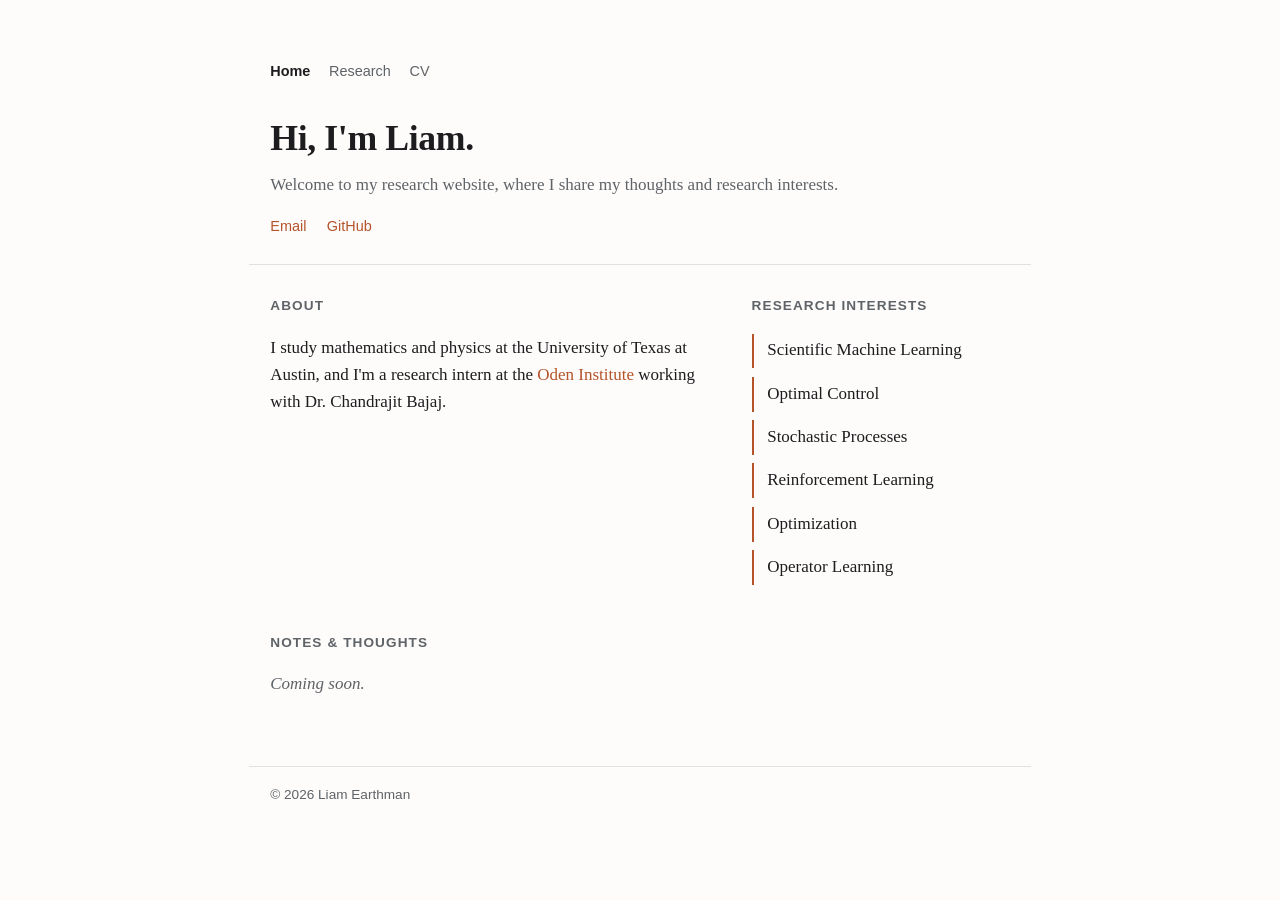
<file: index.html>
<!DOCTYPE html>
<html lang="en">
<head>
  <meta charset="utf-8">
  <meta name="viewport" content="width=device-width, initial-scale=1">
  <title>Liam Earthman</title>
  <meta name="description" content="Liam Earthman's research website: thoughts and notes on scientific machine learning, stochastic optimal control, and reinforcement learning.">
  <link rel="stylesheet" href="assets/style.css">
</head>
<body>

<header class="site">
  <nav class="pages"><a href="index.html" aria-current="page">Home</a><a href="research.html">Research</a><a href="cv.html">CV</a></nav>
  <h1>Hi, I'm Liam.</h1>
  <p class="tagline">Welcome to my research website, where I share my thoughts and research interests.</p>
  <nav class="links">
    <a href="mailto:liamearthman2@gmail.com">Email</a>
    <a href="https://github.com/liamearthman">GitHub</a>
  </nav>
</header>

<main>

  <div class="twocol">
  <section id="about">
    <h2>About</h2>
    <p>
      I study mathematics and physics at the University of Texas at Austin, and I'm a research intern at the
      <a href="https://oden.utexas.edu/">Oden Institute</a> working with Dr. Chandrajit Bajaj.
    </p>
  </section>

  <section id="interests">
    <h2>Research Interests</h2>
    <ul class="interests">
      <li>Scientific Machine Learning</li>
      <li>Optimal Control</li>
      <li>Stochastic Processes</li>
      <li>Reinforcement Learning</li>
      <li>Optimization</li>
      <li>Operator Learning</li>
    </ul>
  </section>
  </div>

  <section id="notes">
    <h2>Notes &amp; Thoughts</h2>
    <p class="empty">Coming soon.</p>
    <!--
      To add a note, copy this block (newest first):
      <div class="note">
        <span class="date">Nov 2026</span>
        <h3><a href="notes/my-note.html">Title of the note</a></h3>
        <p>One-sentence summary.</p>
      </div>
    -->
  </section>

</main>

<footer>
  © 2026 Liam Earthman
</footer>

</body>
</html>
</file>
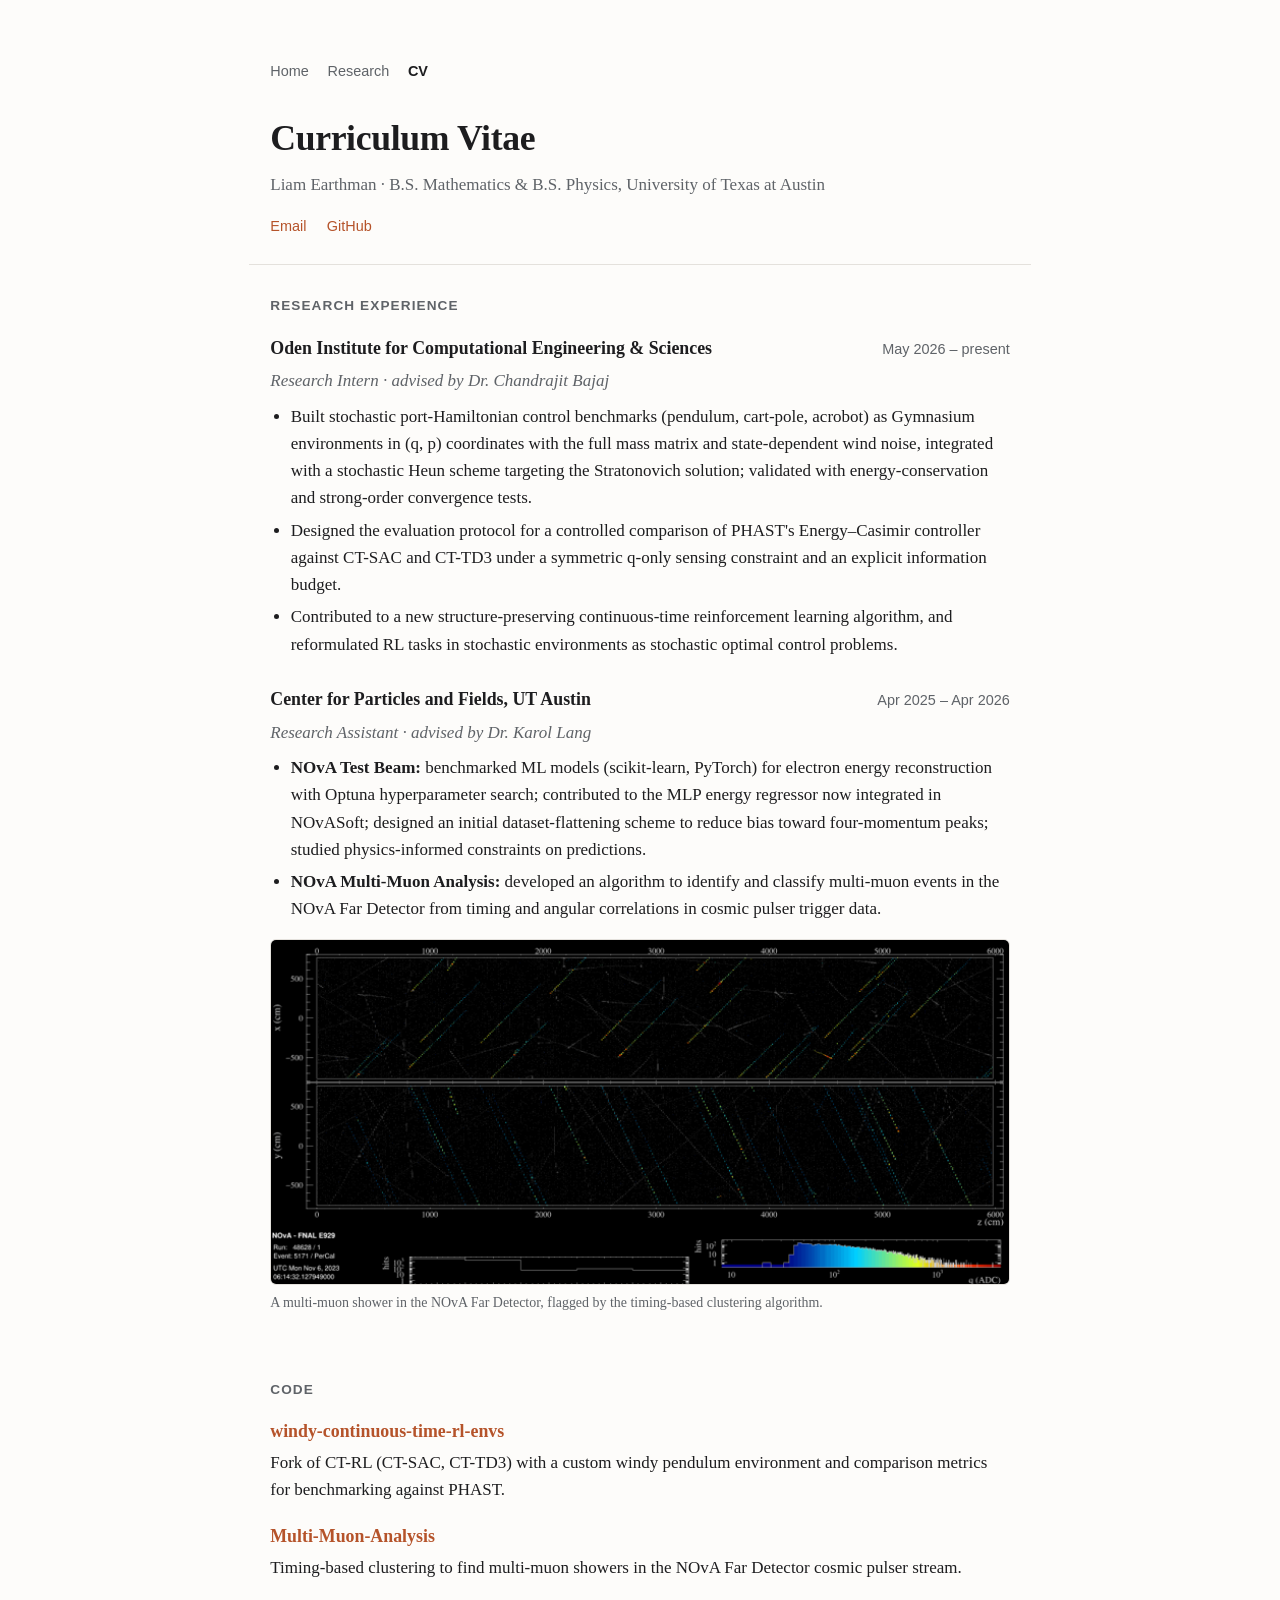
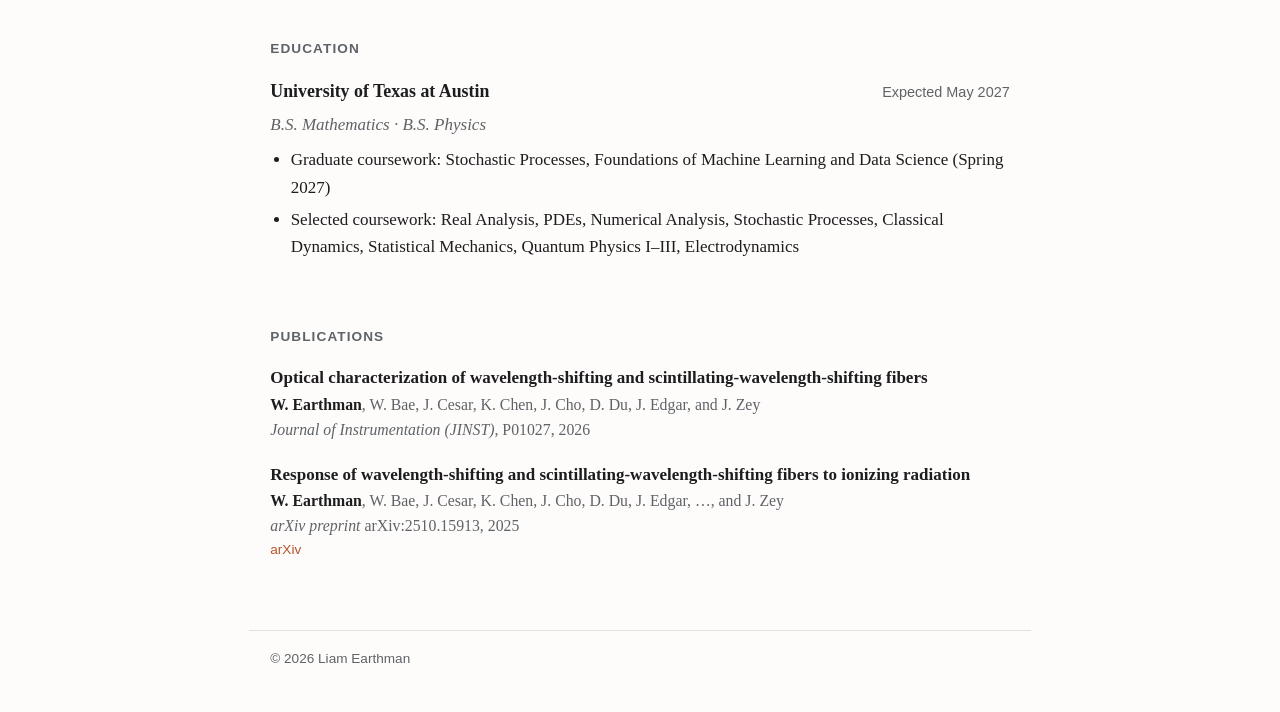
<file: cv.html>
<!DOCTYPE html>
<html lang="en">
<head>
  <meta charset="utf-8">
  <meta name="viewport" content="width=device-width, initial-scale=1">
  <title>CV · Liam Earthman</title>
  <meta name="description" content="Liam (William) Earthman — mathematics and physics student at UT Austin working on scientific machine learning, stochastic optimal control, and reinforcement learning.">
  <link rel="stylesheet" href="assets/style.css">
</head>
<body>

<header class="site">
  <nav class="pages"><a href="index.html">Home</a><a href="research.html">Research</a><a href="cv.html" aria-current="page">CV</a></nav>
  <h1>Curriculum Vitae</h1>
  <p class="tagline">Liam Earthman · B.S. Mathematics &amp; B.S. Physics, University of Texas at Austin</p>
  <nav class="links">
    <a href="mailto:liamearthman2@gmail.com">Email</a>
    <a href="https://github.com/liamearthman">GitHub</a>
    <!-- <a href="cv.pdf">PDF</a> -->
  </nav>
</header>

<main>


  <section id="research">
    <h2>Research Experience</h2>

    <div class="entry">
      <div class="entry-head">
        <h3>Oden Institute for Computational Engineering &amp; Sciences</h3>
        <span class="date">May 2026 – present</span>
      </div>
      <p class="sub">Research Intern · advised by Dr. Chandrajit Bajaj</p>
      <ul>
        <li>Built stochastic port-Hamiltonian control benchmarks (pendulum, cart-pole, acrobot) as Gymnasium
          environments in (q, p) coordinates with the full mass matrix and state-dependent wind noise,
          integrated with a stochastic Heun scheme targeting the Stratonovich solution; validated with
          energy-conservation and strong-order convergence tests.</li>
        <li>Designed the evaluation protocol for a controlled comparison of PHAST's Energy–Casimir controller
          against CT-SAC and CT-TD3 under a symmetric q-only sensing constraint and an explicit information budget.</li>
        <li>Contributed to a new structure-preserving continuous-time reinforcement learning algorithm, and
          reformulated RL tasks in stochastic environments as stochastic optimal control problems.</li>
      </ul>
    </div>

    <div class="entry">
      <div class="entry-head">
        <h3>Center for Particles and Fields, UT Austin</h3>
        <span class="date">Apr 2025 – Apr 2026</span>
      </div>
      <p class="sub">Research Assistant · advised by Dr. Karol Lang</p>
      <ul>
        <li><strong>NOvA Test Beam:</strong> benchmarked ML models (scikit-learn, PyTorch) for electron energy
          reconstruction with Optuna hyperparameter search; contributed to the MLP energy regressor now
          integrated in NOvASoft; designed an initial dataset-flattening scheme to reduce bias toward
          four-momentum peaks; studied physics-informed constraints on predictions.</li>
        <li><strong>NOvA Multi-Muon Analysis:</strong> developed an algorithm to identify and classify multi-muon
          events in the NOvA Far Detector from timing and angular correlations in cosmic pulser trigger data.</li>
      </ul>
      <figure class="wide">
        <img src="assets/img/multimuon.png" alt="NOvA Far Detector event display showing many parallel muon tracks in the x and y views" loading="lazy">
        <figcaption>A multi-muon shower in the NOvA Far Detector, flagged by the timing-based clustering algorithm.</figcaption>
      </figure>
    </div>
  </section>

  <section id="projects">
    <h2>Code</h2>

    <div class="project">
      <h3><a href="https://github.com/liamearthman/windy-continuous-time-rl-envs">windy-continuous-time-rl-envs</a></h3>
      <p>Fork of CT-RL (CT-SAC, CT-TD3) with a custom windy pendulum environment and comparison metrics for benchmarking against PHAST.</p>
    </div>


    <div class="project">
      <h3><a href="https://github.com/liamearthman/Multi-Muon-Analysis">Multi-Muon-Analysis</a></h3>
      <p>Timing-based clustering to find multi-muon showers in the NOvA Far Detector cosmic pulser stream.</p>
    </div>
  </section>

  <section id="education">
    <h2>Education</h2>
    <div class="entry">
      <div class="entry-head">
        <h3>University of Texas at Austin</h3>
        <span class="date">Expected May 2027</span>
      </div>
      <p class="sub">B.S. Mathematics · B.S. Physics</p>
      <ul>
        <li>Graduate coursework: Stochastic Processes, Foundations of Machine Learning and Data Science (Spring 2027)</li>
        <li>Selected coursework: Real Analysis, PDEs, Numerical Analysis, Stochastic Processes,
          Classical Dynamics, Statistical Mechanics, Quantum Physics I–III, Electrodynamics</li>
      </ul>
    </div>
  </section>

  <section id="publications">
    <h2>Publications</h2>

    <div class="pub">
      <div class="title">Optical characterization of wavelength-shifting and scintillating-wavelength-shifting fibers</div>
      <div class="authors"><span class="me">W. Earthman</span>, W. Bae, J. Cesar, K. Chen, J. Cho, D. Du, J. Edgar, and J. Zey</div>
      <div class="venue"><em>Journal of Instrumentation (JINST)</em>, P01027, 2026</div>
    </div>

    <div class="pub">
      <div class="title">Response of wavelength-shifting and scintillating-wavelength-shifting fibers to ionizing radiation</div>
      <div class="authors"><span class="me">W. Earthman</span>, W. Bae, J. Cesar, K. Chen, J. Cho, D. Du, J. Edgar, …, and J. Zey</div>
      <div class="venue"><em>arXiv preprint</em> arXiv:2510.15913, 2025</div>
      <div class="plinks"><a href="https://arxiv.org/abs/2510.15913">arXiv</a></div>
    </div>
  </section>

</main>

<footer>
  © 2026 Liam Earthman
</footer>

</body>
</html>
</file>
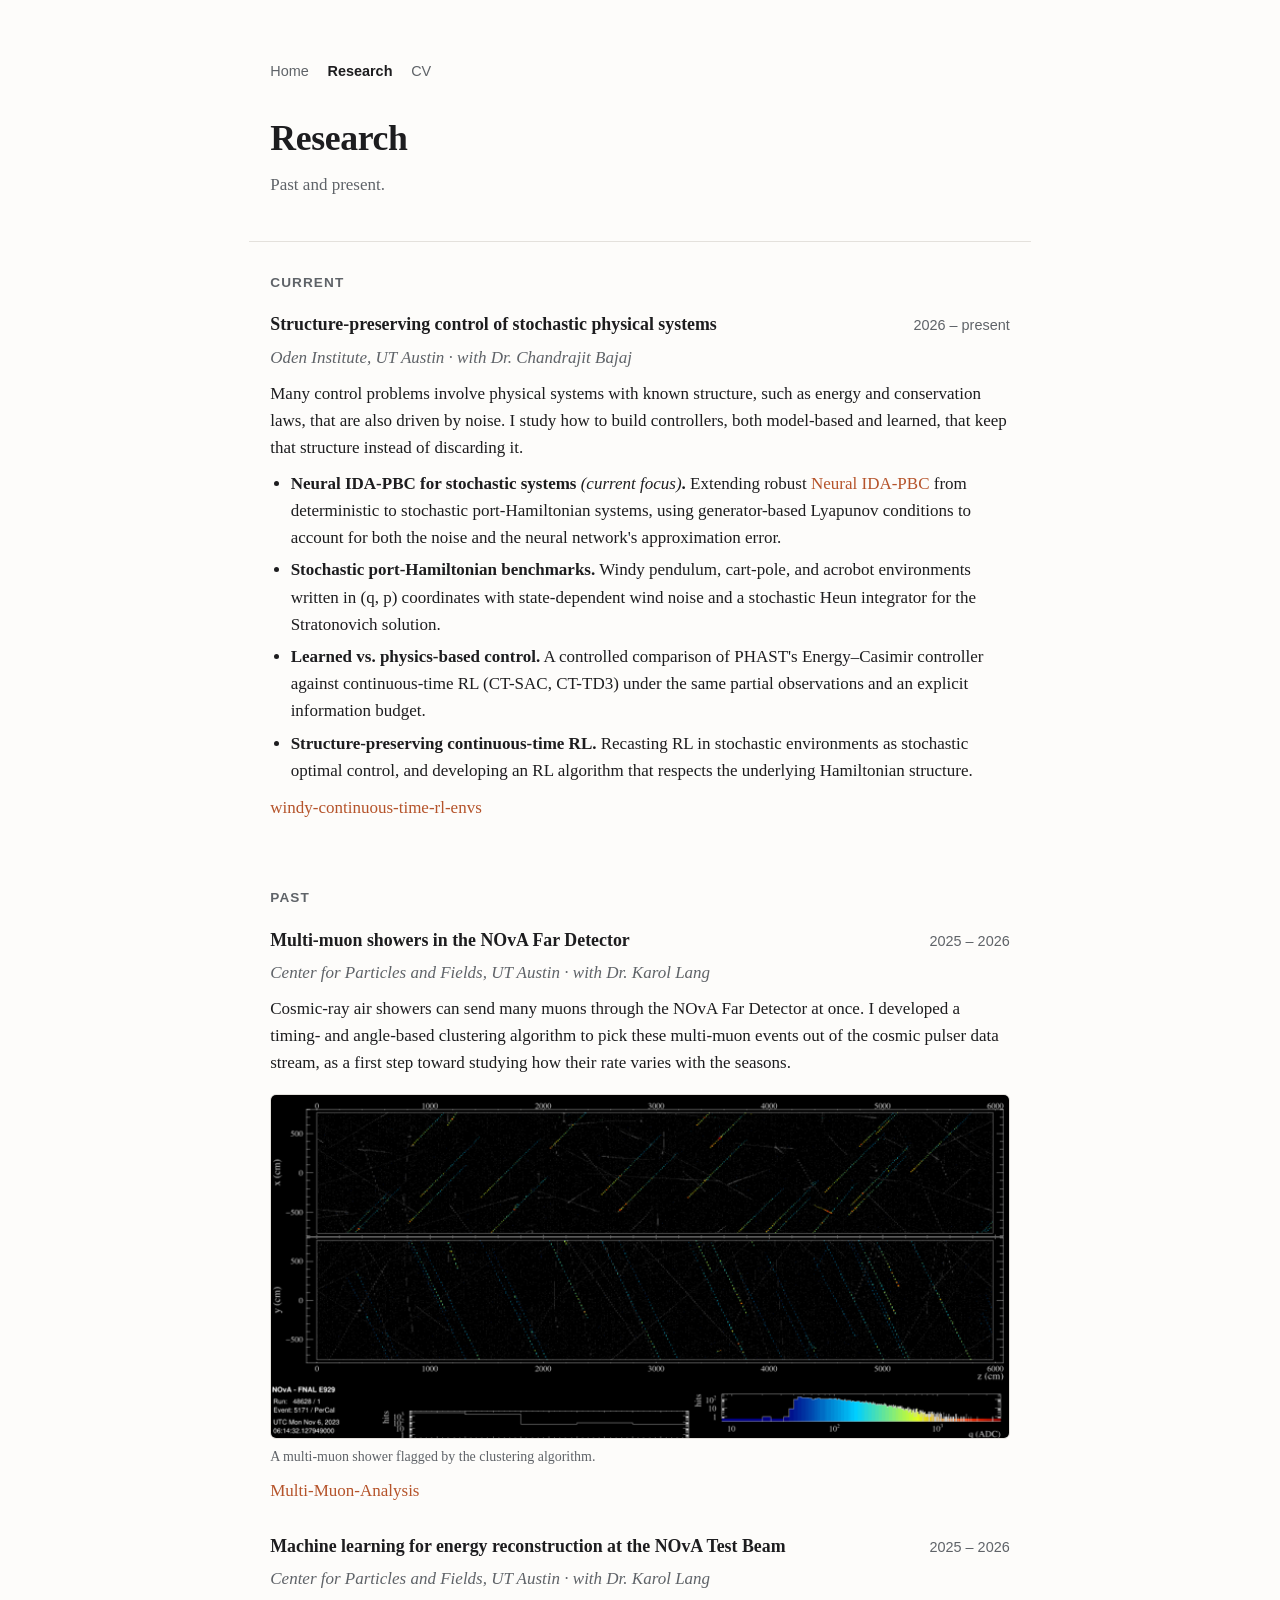
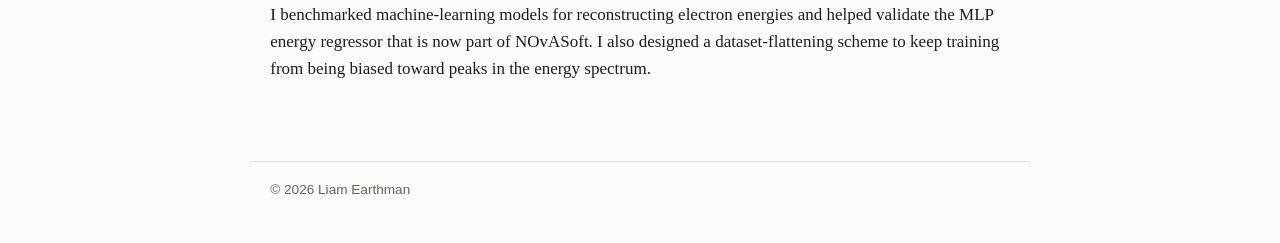
<file: research.html>
<!DOCTYPE html>
<html lang="en">
<head>
  <meta charset="utf-8">
  <meta name="viewport" content="width=device-width, initial-scale=1">
  <title>Research · Liam Earthman</title>
  <meta name="description" content="Research by Liam Earthman: stochastic port-Hamiltonian control, continuous-time reinforcement learning, and machine learning for the NOvA neutrino experiment.">
  <link rel="stylesheet" href="assets/style.css">
</head>
<body>

<header class="site">
  <nav class="pages"><a href="index.html">Home</a><a href="research.html" aria-current="page">Research</a><a href="cv.html">CV</a></nav>
  <h1>Research</h1>
  <p class="tagline">Past and present.</p>
</header>

<main>

  <section id="current">
    <h2>Current</h2>

    <div class="entry">
      <div class="entry-head">
        <h3>Structure-preserving control of stochastic physical systems</h3>
        <span class="date">2026 – present</span>
      </div>
      <p class="sub">Oden Institute, UT Austin · with Dr. Chandrajit Bajaj</p>
      <p>
        Many control problems involve physical systems with known structure, such as energy and conservation
        laws, that are also driven by noise. I study how to build controllers, both model-based and learned,
        that keep that structure instead of discarding it.
      </p>
      <ul>
        <li><strong>Neural IDA-PBC for stochastic systems</strong> <em>(current focus)</em><strong>.</strong>
          Extending robust <a href="https://arxiv.org/abs/2409.16008">Neural IDA-PBC</a> from deterministic to
          stochastic port-Hamiltonian systems, using generator-based Lyapunov conditions to account for both the
          noise and the neural network's approximation error.</li>
        <li><strong>Stochastic port-Hamiltonian benchmarks.</strong> Windy pendulum, cart-pole, and acrobot
          environments written in (q, p) coordinates with state-dependent wind noise and a stochastic Heun
          integrator for the Stratonovich solution.</li>
        <li><strong>Learned vs. physics-based control.</strong> A controlled comparison of PHAST's
          Energy–Casimir controller against continuous-time RL (CT-SAC, CT-TD3) under the same partial
          observations and an explicit information budget.</li>
        <li><strong>Structure-preserving continuous-time RL.</strong> Recasting RL in stochastic environments
          as stochastic optimal control, and developing an RL algorithm that respects the underlying
          Hamiltonian structure.</li>
      </ul>
      <p class="plinks">
        <a href="https://github.com/liamearthman/windy-continuous-time-rl-envs">windy-continuous-time-rl-envs</a>
      </p>
    </div>
  </section>

  <section id="past">
    <h2>Past</h2>

    <div class="entry">
      <div class="entry-head">
        <h3>Multi-muon showers in the NOvA Far Detector</h3>
        <span class="date">2025 – 2026</span>
      </div>
      <p class="sub">Center for Particles and Fields, UT Austin · with Dr. Karol Lang</p>
      <p>
        Cosmic-ray air showers can send many muons through the NOvA Far Detector at once. I developed a
        timing- and angle-based clustering algorithm to pick these multi-muon events out of the cosmic
        pulser data stream, as a first step toward studying how their rate varies with the seasons.
      </p>
      <figure>
        <img src="assets/img/multimuon.png" alt="NOvA Far Detector event display showing many parallel muon tracks in the x and y views" loading="lazy">
        <figcaption>A multi-muon shower flagged by the clustering algorithm.</figcaption>
      </figure>
      <p class="plinks"><a href="https://github.com/liamearthman/Multi-Muon-Analysis">Multi-Muon-Analysis</a></p>
    </div>

    <div class="entry">
      <div class="entry-head">
        <h3>Machine learning for energy reconstruction at the NOvA Test Beam</h3>
        <span class="date">2025 – 2026</span>
      </div>
      <p class="sub">Center for Particles and Fields, UT Austin · with Dr. Karol Lang</p>
      <p>
        I benchmarked machine-learning models for reconstructing electron energies and helped validate the
        MLP energy regressor that is now part of NOvASoft. I also designed a dataset-flattening scheme to
        keep training from being biased toward peaks in the energy spectrum.
      </p>
    </div>

  </section>

</main>

<footer>
  © 2026 Liam Earthman
</footer>

</body>
</html>
</file>
<file: assets/style.css>
:root {
  --bg: #fdfcfa;
  --fg: #1d1d1f;
  --muted: #5f6368;
  --rule: #e4e1dc;
  --accent: #b5532a; /* burnt orange, a nod to UT */
  --max: 46rem;
}
@media (prefers-color-scheme: dark) {
  :root {
    --bg: #141414;
    --fg: #e8e6e3;
    --muted: #9aa0a6;
    --rule: #2c2c2c;
    --accent: #e08a5e;
  }
}

* { box-sizing: border-box; }
html { font-size: 17px; }
body {
  margin: 0;
  background: var(--bg);
  color: var(--fg);
  font-family: "Iowan Old Style", "Palatino Linotype", Palatino, Georgia, serif;
  line-height: 1.6;
  -webkit-font-smoothing: antialiased;
}
main, header.site, footer {
  max-width: var(--max);
  margin: 0 auto;
  padding: 0 1.25rem;
}

header.site {
  padding-top: 3.5rem;
  padding-bottom: 1.5rem;
  border-bottom: 1px solid var(--rule);
}
header.site h1 {
  font-size: 2.1rem;
  font-weight: 600;
  letter-spacing: -0.01em;
  margin: 0 0 0.25rem;
}
.tagline { color: var(--muted); margin: 0 0 1rem; }
nav.links {
  display: flex; flex-wrap: wrap; gap: 0.4rem 1.2rem;
  font-family: -apple-system, BlinkMacSystemFont, "Segoe UI", sans-serif;
  font-size: 0.85rem;
}

a { color: var(--accent); text-decoration: none; }
a:hover { text-decoration: underline; text-underline-offset: 2px; }

section { padding: 1.75rem 0 0.5rem; }
h2 {
  font-family: -apple-system, BlinkMacSystemFont, "Segoe UI", sans-serif;
  font-size: 0.8rem;
  font-weight: 600;
  text-transform: uppercase;
  letter-spacing: 0.08em;
  color: var(--muted);
  margin: 0 0 1rem;
}
h3 { font-size: 1.05rem; font-weight: 600; margin: 0; }

.entry { margin-bottom: 1.6rem; }
.entry-head {
  display: flex; justify-content: space-between; align-items: baseline;
  gap: 1rem; flex-wrap: wrap;
}
.date {
  color: var(--muted);
  font-size: 0.85rem;
  font-family: -apple-system, BlinkMacSystemFont, "Segoe UI", sans-serif;
  white-space: nowrap;
}
.sub { color: var(--muted); font-style: italic; margin: 0.1rem 0 0.4rem; }
.entry ul { margin: 0.3rem 0 0; padding-left: 1.2rem; }
.entry li { margin-bottom: 0.3rem; }

.tags { display: flex; flex-wrap: wrap; gap: 0.45rem; padding: 0; margin: 0; list-style: none; }
.tags li {
  border: 1px solid var(--rule);
  border-radius: 999px;
  padding: 0.15rem 0.7rem;
  font-size: 0.85rem;
  font-family: -apple-system, BlinkMacSystemFont, "Segoe UI", sans-serif;
}

.pub { margin-bottom: 1.1rem; }
.pub .title { font-weight: 600; }
.pub .authors, .pub .venue { color: var(--muted); font-size: 0.93rem; }
.pub .venue em { font-style: italic; }
.pub .plinks {
  font-family: -apple-system, BlinkMacSystemFont, "Segoe UI", sans-serif;
  font-size: 0.8rem;
}
.me { color: var(--fg); font-weight: 600; }

.project { margin-bottom: 1.1rem; }
.project p { margin: 0.2rem 0 0; }

footer {
  border-top: 1px solid var(--rule);
  margin-top: 2.5rem;
  padding-top: 1rem;
  padding-bottom: 2.5rem;
  color: var(--muted);
  font-size: 0.8rem;
  font-family: -apple-system, BlinkMacSystemFont, "Segoe UI", sans-serif;
}

@media (max-width: 520px) {
  html { font-size: 16px; }
  header.site { padding-top: 2.25rem; }
  header.site h1 { font-size: 1.75rem; }
}

/* Figures */
figure { margin: 1rem 0 0; }
figure img {
  display: block;
  width: 100%;
  height: auto;
  border: 1px solid var(--rule);
  border-radius: 6px;
  background: #fff;
}
figcaption {
  color: var(--muted);
  font-size: 0.82rem;
  line-height: 1.45;
  margin-top: 0.45rem;
}
.figrow {
  display: grid;
  grid-template-columns: 1fr 1fr;
  gap: 1.1rem;
  align-items: start;
}
@media (max-width: 620px) {
  .figrow { grid-template-columns: 1fr; }
}

/* Page nav (Home / CV) */
nav.pages {
  display: flex; gap: 1.1rem;
  font-family: -apple-system, BlinkMacSystemFont, "Segoe UI", sans-serif;
  font-size: 0.85rem;
  margin-bottom: 1.6rem;
}
nav.pages a { color: var(--muted); }
nav.pages a[aria-current="page"] { color: var(--fg); font-weight: 600; }

/* Notes list */
.note { margin-bottom: 1.2rem; }
.note p { margin: 0.15rem 0 0; }
.empty { color: var(--muted); font-style: italic; }

/* Home: About | Research Interests side by side */
.twocol {
  display: grid;
  grid-template-columns: 1.7fr 1fr;
  gap: 2.5rem;
  align-items: start;
}
ul.interests { list-style: none; margin: 0; padding: 0; }
ul.interests li {
  padding: 0.35rem 0 0.35rem 0.8rem;
  border-left: 2px solid var(--accent);
  margin-bottom: 0.5rem;
  line-height: 1.35;
}
@media (max-width: 680px) {
  .twocol { grid-template-columns: 1fr; gap: 0; }
}
.entry > p { margin: 0.3rem 0 0.5rem; }
.entry .plinks { margin-top: 0.6rem; }
</file>
